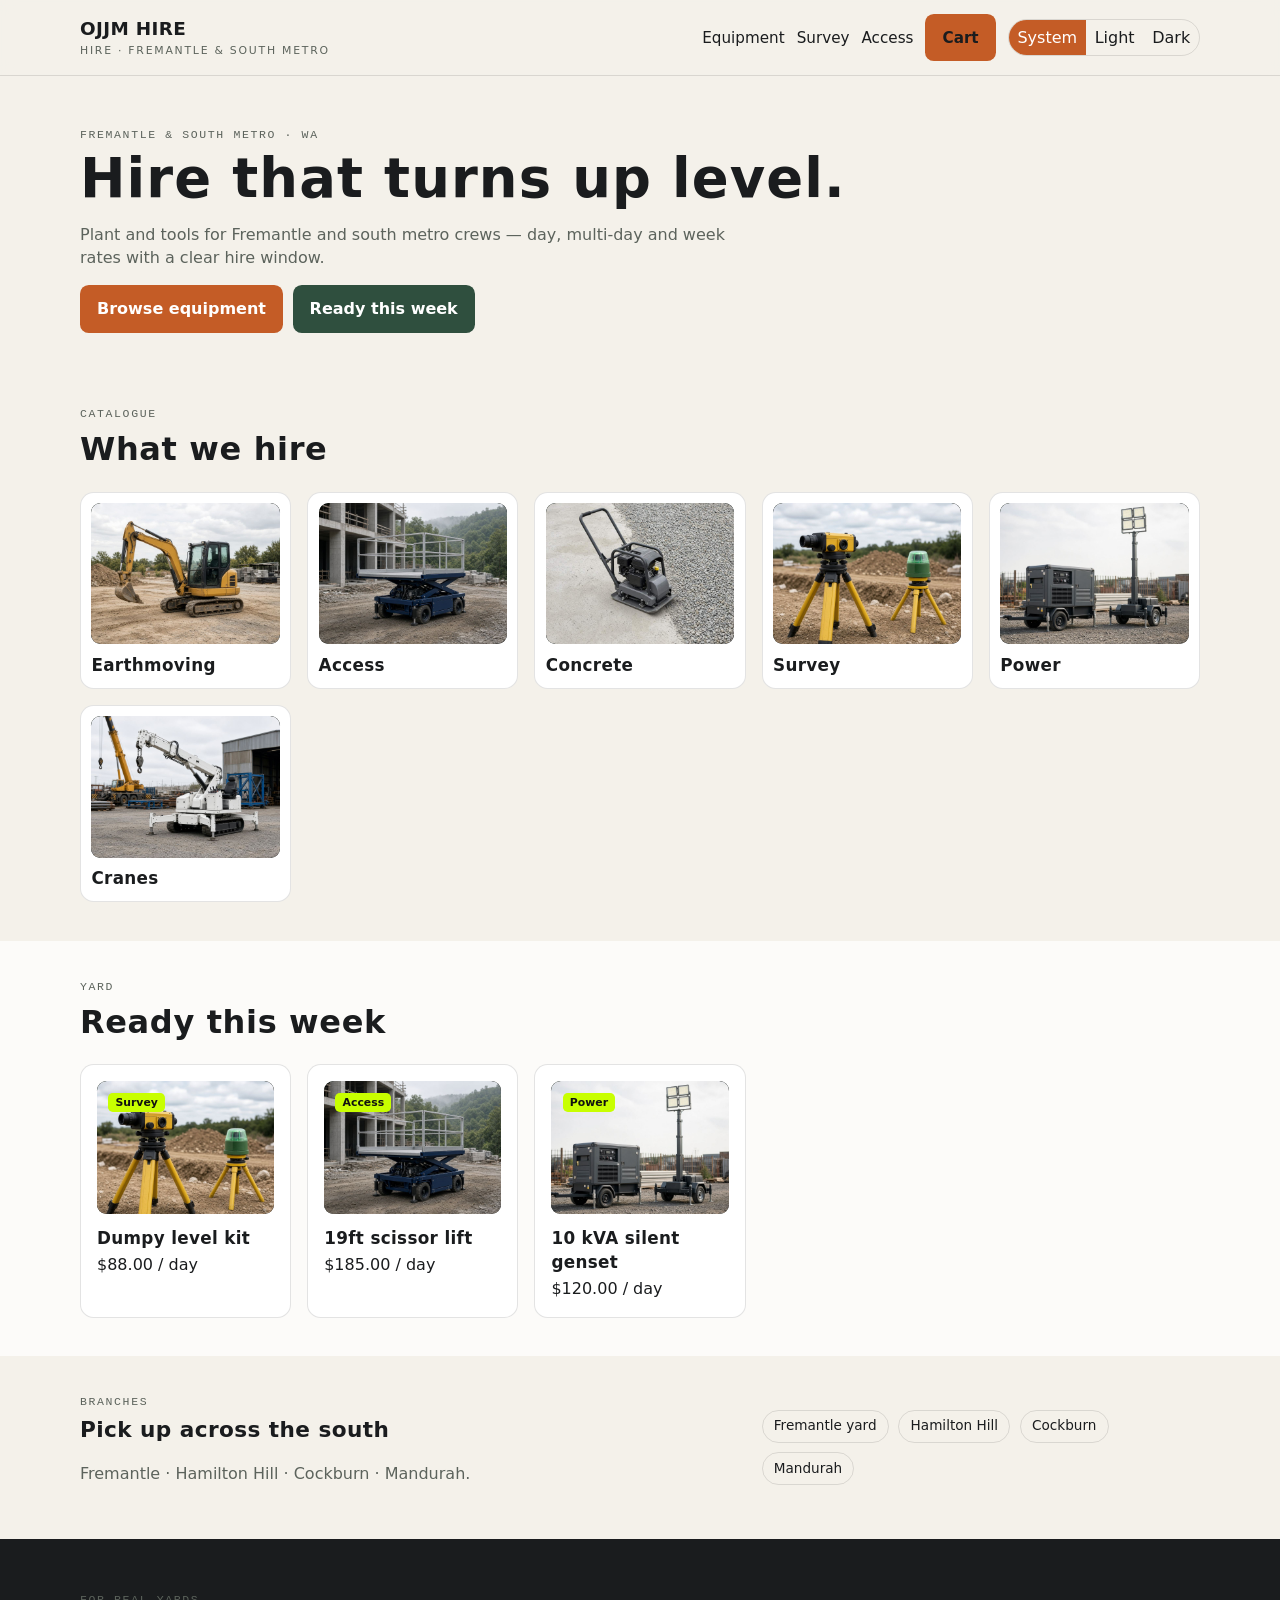
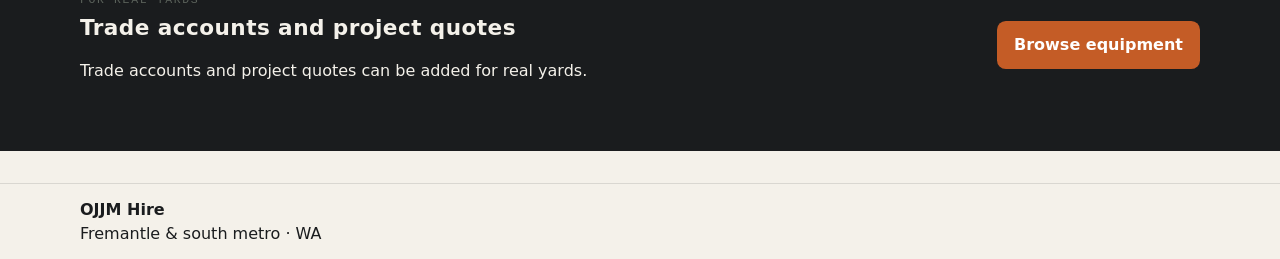
<file: index.html>
<!doctype html>
<html lang="en-AU" data-theme="system">
<head>
  <meta charset="utf-8">
  <meta name="viewport" content="width=device-width,initial-scale=1">
  <title>OJJM Hire – Hire that turns up level.</title>
  <meta name="description" content="Equipment hire: browse gear, pick a hire period and build your hire list.">
  <meta name="robots" content="noindex, nofollow">
  <link rel="stylesheet" href="css/theme.css">
  <style>:root{--ink:#1A1C1E;--panel:#F4F1EA;--copper:#C45C26;--moss:#2F4F3E;--hivis:#C8FF00}</style>
  <link rel="icon" href="favicon.svg" type="image/svg+xml">
</head>
<body>
  <div data-header></div>
  <main id="MainContent">
<section class="hero"><div class="wrap">
  <div class="eyebrow">FREMANTLE &amp; SOUTH METRO · WA</div>
  <h1 class="h1">Hire that turns up level.</h1>
  <p class="lede">Plant and tools for Fremantle and south metro crews — day, multi-day and week rates with a clear hire window.</p>
  <div class="hero-actions">
    <a class="btn btn-copper" href="equipment.html">Browse equipment</a>
    <a class="btn btn-moss" href="equipment.html?ready=1">Ready this week</a>
  </div>
</div></section>
<section class="section"><div class="wrap">
  <div class="section-head"><div class="eyebrow">Catalogue</div><h2 class="h2">What we hire</h2></div>
  <div class="cat-grid" data-cats></div>
</div></section>
<section class="section panel"><div class="wrap">
  <div class="section-head"><div class="eyebrow">Yard</div><h2 class="h2">Ready this week</h2></div>
  <div class="product-grid" data-ready></div>
</div></section>
<section class="section"><div class="wrap grid-2">
  <div><div class="eyebrow">Branches</div><h2 class="h2 sm">Pick up across the south</h2>
  <p class="lede">Fremantle · Hamilton Hill · Cockburn · Mandurah.</p></div>
  <div class="chip-row"><span class="chip">Fremantle yard</span><span class="chip">Hamilton Hill</span><span class="chip">Cockburn</span><span class="chip">Mandurah</span></div>
</div></section>
<section class="section ink"><div class="wrap trade-bar">
  <div><div class="eyebrow">For real yards</div><h2 class="h2 sm light">Trade accounts and project quotes</h2>
  <p class="lede light">Trade accounts and project quotes can be added for real yards.</p></div>
  <a class="btn btn-copper" href="equipment.html">Browse equipment</a>
</div></section>
</main>
  <div data-footer></div>
  <script type="module" src="js/home.js"></script>
</body>
</html>
</file>
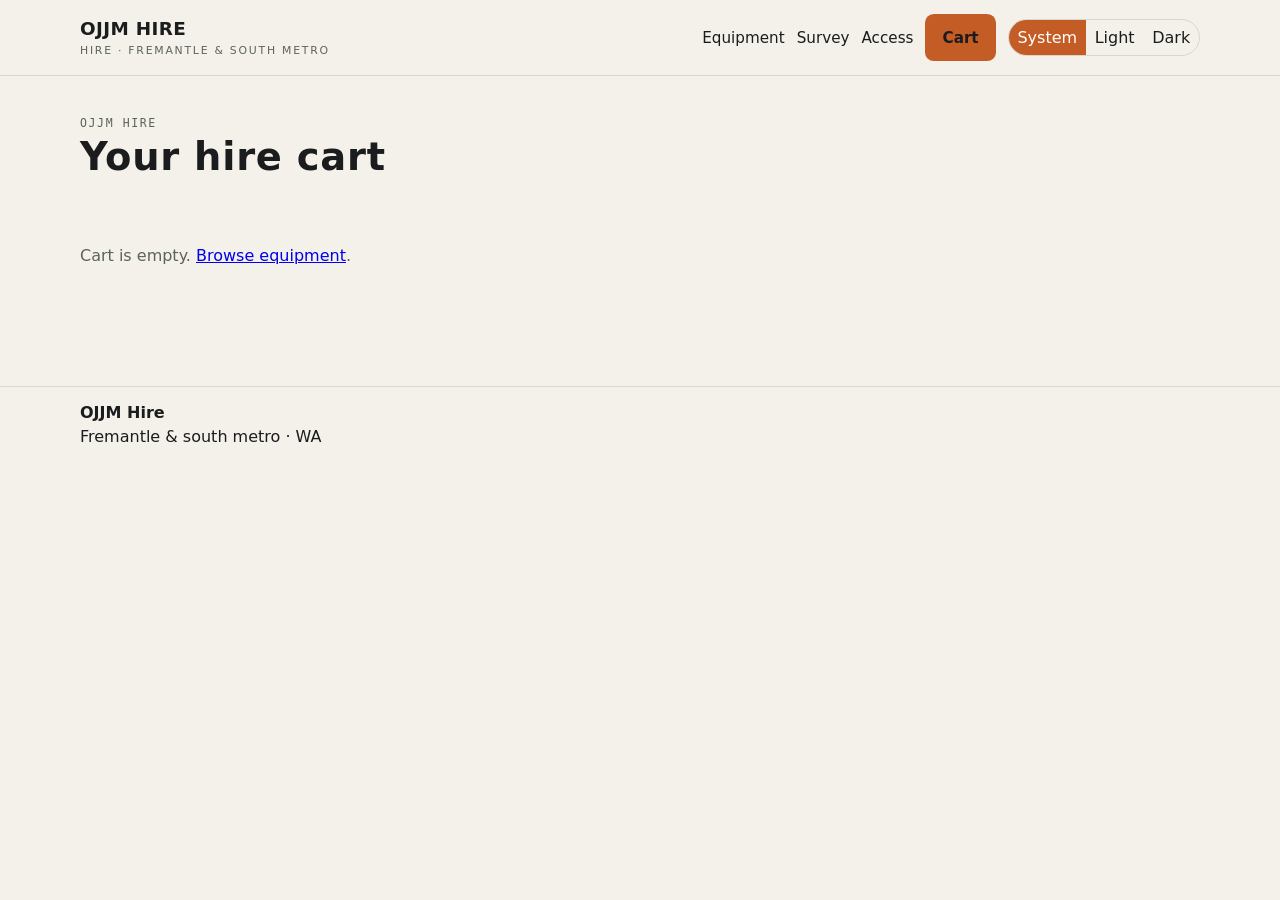
<file: cart.html>
<!doctype html>
<html lang="en-AU" data-theme="system">
<head>
  <meta charset="utf-8">
  <meta name="viewport" content="width=device-width,initial-scale=1">
  <title>Your hire cart – OJJM Hire</title>
  <meta name="description" content="Equipment hire: browse gear, pick a hire period and build your hire list.">
  <meta name="robots" content="noindex, nofollow">
  <link rel="stylesheet" href="css/theme.css">
  <style>:root{--ink:#1A1C1E;--panel:#F4F1EA;--copper:#C45C26;--moss:#2F4F3E;--hivis:#C8FF00}</style>
  <link rel="icon" href="favicon.svg" type="image/svg+xml">
</head>
<body>
  <div data-header></div>
  <main id="MainContent">
<section class="section"><div class="wrap">
  <div class="section-head">
    <div class="eyebrow">OJJM HIRE</div>
    <h1 class="h1 sm">Your hire cart</h1>
  </div>
  <div data-cart></div>
</div></section>
</main>
  <div data-footer></div>
  <script type="module" src="js/cart.js"></script>
</body>
</html>
</file>
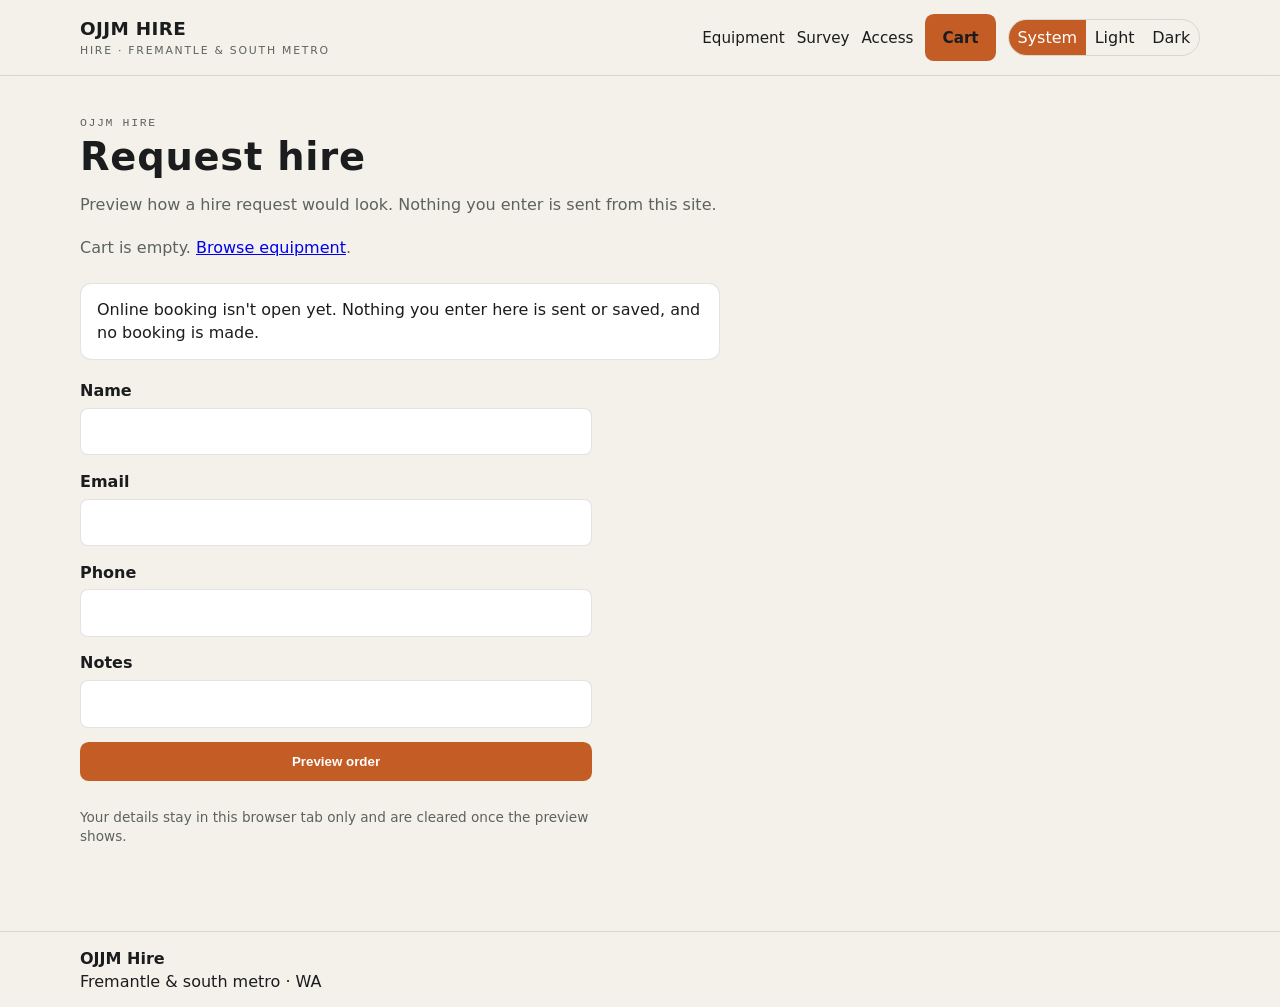
<file: checkout.html>
<!doctype html>
<html lang="en-AU" data-theme="system">
<head>
  <meta charset="utf-8">
  <meta name="viewport" content="width=device-width,initial-scale=1">
  <title>Request hire – OJJM Hire</title>
  <meta name="description" content="Equipment hire: browse gear, pick a hire period and build your hire list.">
  <meta name="robots" content="noindex, nofollow">
  <link rel="stylesheet" href="css/theme.css">
  <style>:root{--ink:#1A1C1E;--panel:#F4F1EA;--copper:#C45C26;--moss:#2F4F3E;--hivis:#C8FF00}</style>
  <link rel="icon" href="favicon.svg" type="image/svg+xml">
</head>
<body>
  <div data-header></div>
  <main id="MainContent">
<section class="section"><div class="wrap">
  <div class="section-head">
    <div class="eyebrow">OJJM HIRE</div>
    <h1 class="h1 sm">Request hire</h1>
    <p class="lede">Preview how a hire request would look. Nothing you enter is sent from this site.</p>
  </div>
  <div data-summary style="margin-bottom:1.5rem"></div>
  <div class="booking-notice">Online booking isn't open yet. Nothing you enter here is sent or saved, and no booking is made.</div>
  <form class="checkout-form" data-checkout-form>
    <label>Name <input name="name" required autocomplete="name"></label>
    <label>Email <input name="email" type="email" required autocomplete="email"></label>
    <label>Phone <input name="phone" type="tel" required autocomplete="tel"></label>
    <label>Notes <input name="notes" autocomplete="off"></label>
    <button class="btn btn-copper" type="submit">Preview order</button>
    <p class="privacy-line">Your details stay in this browser tab only and are cleared once the preview shows.</p>
  </form>
</div></section>
</main>
  <div data-footer></div>
  <script type="module" src="js/checkout.js"></script>
</body>
</html>
</file>
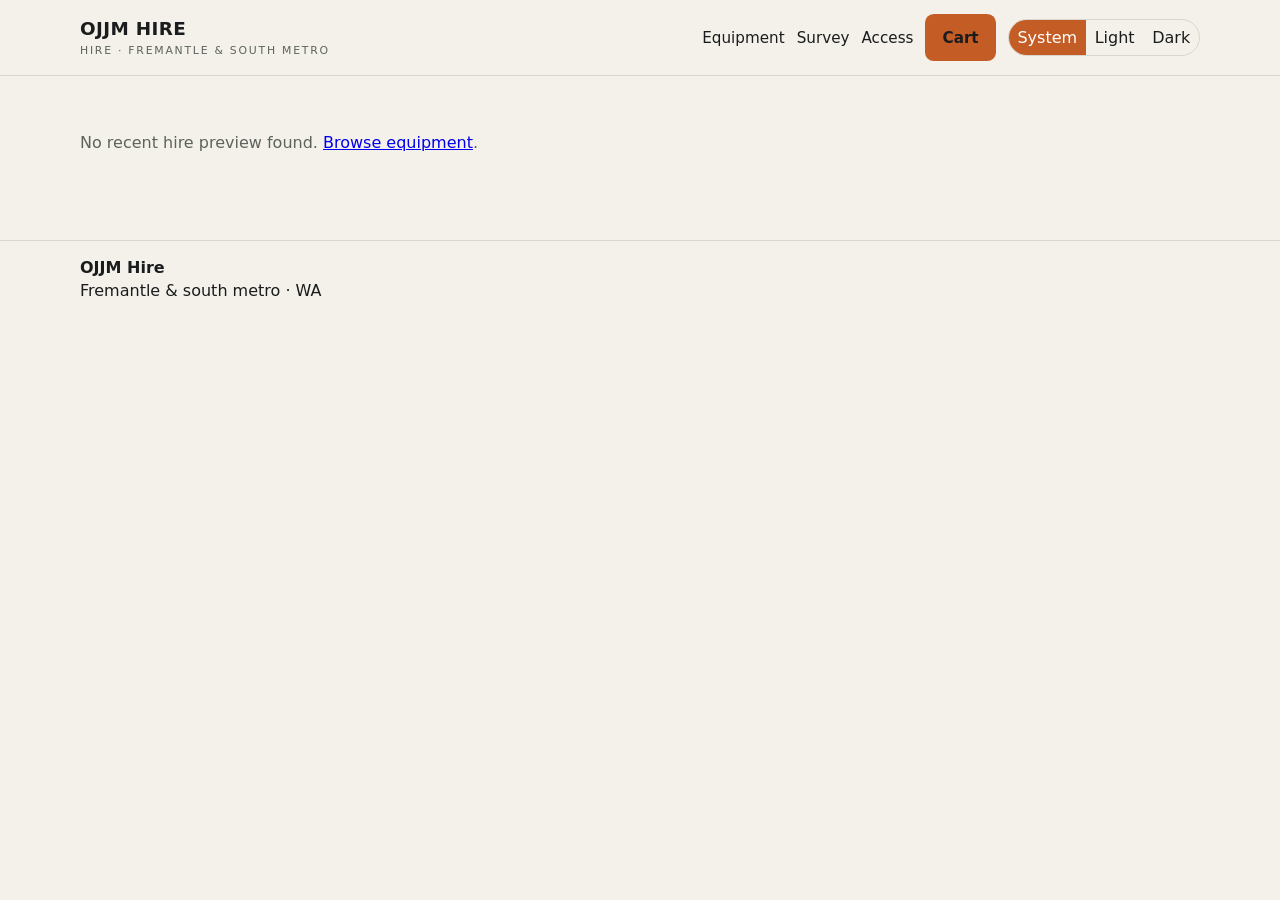
<file: confirmation.html>
<!doctype html>
<html lang="en-AU" data-theme="system">
<head>
  <meta charset="utf-8">
  <meta name="viewport" content="width=device-width,initial-scale=1">
  <title>Order preview – OJJM Hire</title>
  <meta name="description" content="Equipment hire: browse gear, pick a hire period and build your hire list.">
  <meta name="robots" content="noindex, nofollow">
  <link rel="stylesheet" href="css/theme.css">
  <style>:root{--ink:#1A1C1E;--panel:#F4F1EA;--copper:#C45C26;--moss:#2F4F3E;--hivis:#C8FF00}</style>
  <link rel="icon" href="favicon.svg" type="image/svg+xml">
</head>
<body>
  <div data-header></div>
  <main id="MainContent">
<section class="section"><div class="wrap" data-confirm>
  <p class="lede">Loading…</p>
</div></section>
</main>
  <div data-footer></div>
  <script type="module" src="js/confirmation.js"></script>
</body>
</html>
</file>
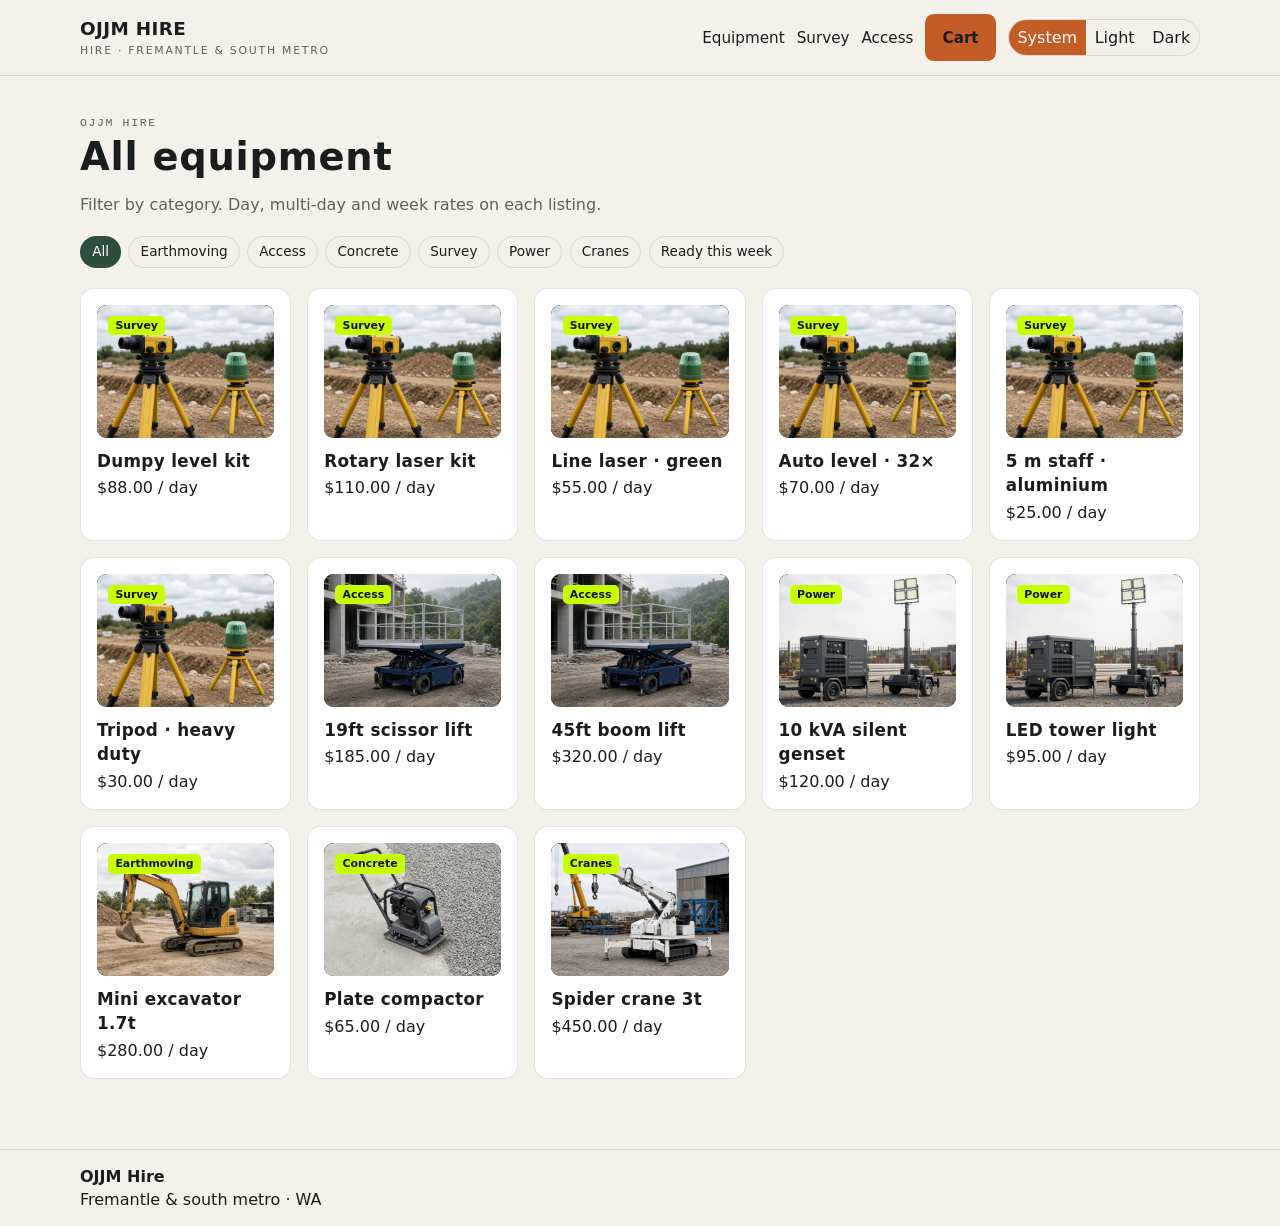
<file: equipment.html>
<!doctype html>
<html lang="en-AU" data-theme="system">
<head>
  <meta charset="utf-8">
  <meta name="viewport" content="width=device-width,initial-scale=1">
  <title>Equipment – OJJM Hire</title>
  <meta name="description" content="Equipment hire: browse gear, pick a hire period and build your hire list.">
  <meta name="robots" content="noindex, nofollow">
  <link rel="stylesheet" href="css/theme.css">
  <style>:root{--ink:#1A1C1E;--panel:#F4F1EA;--copper:#C45C26;--moss:#2F4F3E;--hivis:#C8FF00}</style>
  <link rel="icon" href="favicon.svg" type="image/svg+xml">
</head>
<body>
  <div data-header></div>
  <main id="MainContent">
<section class="section"><div class="wrap">
  <div class="section-head">
    <div class="eyebrow">OJJM HIRE</div>
    <h1 class="h1 sm" data-page-title>All equipment</h1>
    <p class="lede">Filter by category. Day, multi-day and week rates on each listing.</p>
  </div>
  <div class="filters" data-chips></div>
  <div class="product-grid" data-grid></div>
</div></section>
</main>
  <div data-footer></div>
  <script type="module" src="js/equipment.js"></script>
</body>
</html>
</file>
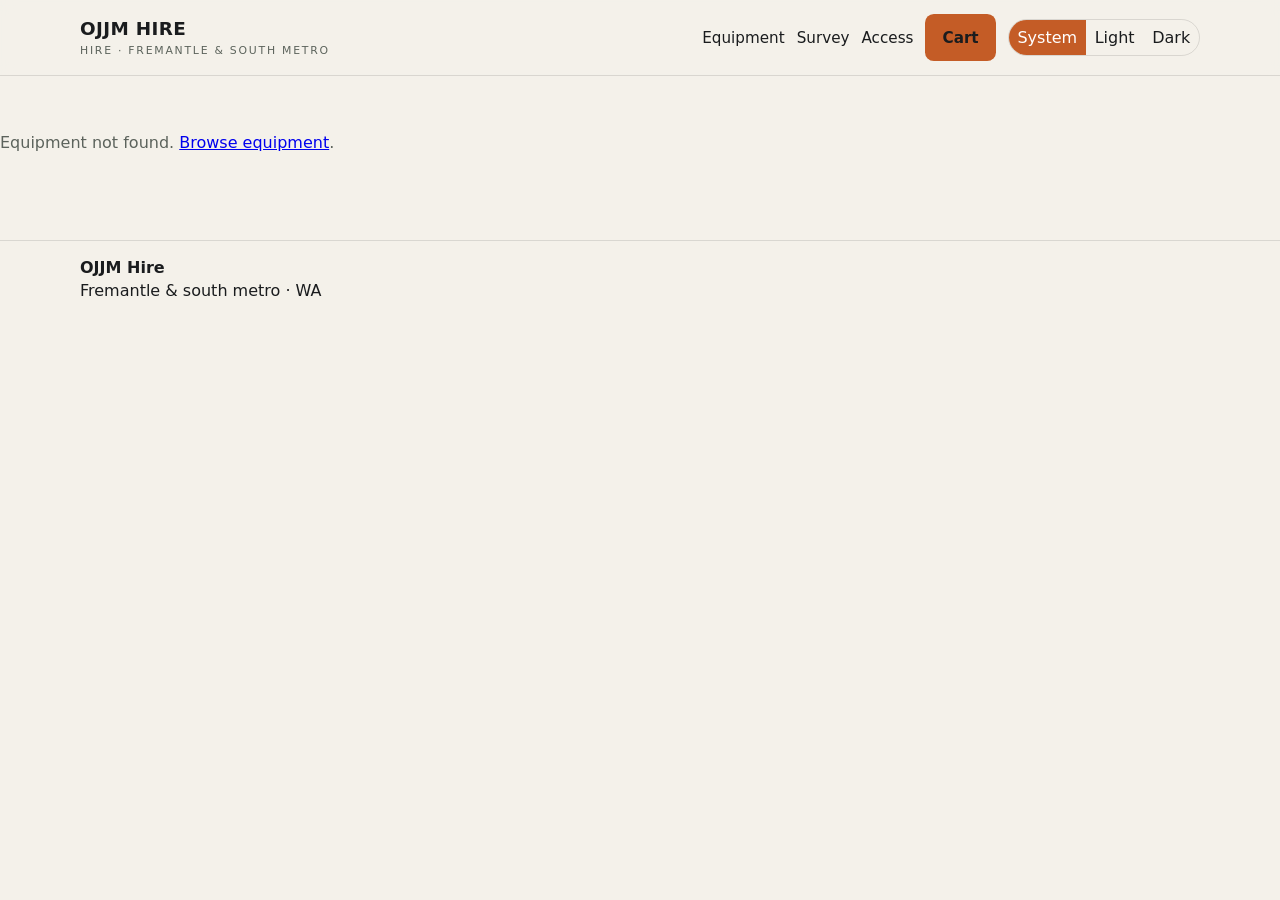
<file: product.html>
<!doctype html>
<html lang="en-AU" data-theme="system">
<head>
  <meta charset="utf-8">
  <meta name="viewport" content="width=device-width,initial-scale=1">
  <title>Equipment – OJJM Hire</title>
  <meta name="description" content="Equipment hire: browse gear, pick a hire period and build your hire list.">
  <meta name="robots" content="noindex, nofollow">
  <link rel="stylesheet" href="css/theme.css">
  <style>:root{--ink:#1A1C1E;--panel:#F4F1EA;--copper:#C45C26;--moss:#2F4F3E;--hivis:#C8FF00}</style>
  <link rel="icon" href="favicon.svg" type="image/svg+xml">
</head>
<body>
  <div data-header></div>
  <main id="MainContent">
<section class="section" data-product>
  <div class="wrap"><p class="lede">Loading…</p></div>
</section>
</main>
  <div data-footer></div>
  <script type="module" src="js/product.js"></script>
</body>
</html>
</file>
<file: css/theme.css>
*{box-sizing:border-box}
html{color-scheme:light dark}
[data-theme=light]{color-scheme:light}
[data-theme=dark]{color-scheme:dark}
:root,[data-theme=light]{--bg:var(--panel,#F4F1EA);--fg:var(--ink,#1A1C1E);--muted:#5c635c;--card:#fff;--line:rgba(26,28,30,.12)}
[data-theme=dark]{--bg:#121416;--fg:#F4F1EA;--muted:#a7aea6;--card:#1c1f22;--line:rgba(244,241,234,.12)}
@media(prefers-color-scheme:dark){html[data-theme=system]{--bg:#121416;--fg:#F4F1EA;--muted:#a7aea6;--card:#1c1f22;--line:rgba(244,241,234,.12)}}
@media(prefers-color-scheme:light){html[data-theme=system]{--bg:var(--panel,#F4F1EA);--fg:var(--ink,#1A1C1E);--muted:#5c635c;--card:#fff;--line:rgba(26,28,30,.12)}}
body{margin:0;font-family:"Source Sans 3",system-ui,sans-serif;background:var(--bg);color:var(--fg);line-height:1.45}
h1,h2,h3,.brand-mark,.h1,.h2{font-family:Archivo,system-ui,sans-serif;letter-spacing:.02em}
.wrap{width:min(1120px,calc(100% - 2rem));margin-inline:auto}
.site-header{border-bottom:1px solid var(--line);position:sticky;top:0;background:color-mix(in srgb,var(--bg) 92%,transparent);backdrop-filter:blur(8px);z-index:20}
.header-inner,.footer-inner,.trade-bar{display:flex;align-items:center;justify-content:space-between;gap:1rem;padding:.9rem 0;flex-wrap:wrap}
.brand{text-decoration:none;color:inherit}
.brand-mark{font-weight:700;font-size:1.15rem}
.brand-sub{font-size:.68rem;letter-spacing:.16em;color:var(--muted)}
.nav{display:flex;flex-wrap:wrap;gap:.75rem;align-items:center}
.nav a,.phone{color:inherit;text-decoration:none;font-size:.95rem}
.theme-toggle{display:inline-flex;border:1px solid var(--line);border-radius:999px;overflow:hidden}
.theme-toggle button{background:transparent;border:0;color:var(--fg);padding:.35rem .55rem;font:inherit;cursor:pointer}
.theme-toggle button[aria-pressed=true]{background:var(--copper,#C45C26);color:#fff}
.btn{display:inline-flex;align-items:center;justify-content:center;gap:.4rem;padding:.7rem 1rem;border-radius:.55rem;border:1px solid transparent;text-decoration:none;font-weight:600;cursor:pointer}
.btn-copper{background:var(--copper,#C45C26);color:#fff}
.btn-moss{background:var(--moss,#2F4F3E);color:#fff}
.btn-ghost{background:transparent;border-color:var(--line);color:var(--fg)}
.btn-block{width:100%}
.hero{padding:3.2rem 0 2.2rem}
.eyebrow{font-family:"IBM Plex Mono",ui-monospace,monospace;font-size:.72rem;letter-spacing:.14em;text-transform:uppercase;color:var(--muted)}
.h1{font-size:clamp(2rem,5vw,3.4rem);line-height:1.05;margin:.35rem 0 .8rem}
.h1.sm{font-size:clamp(1.6rem,3vw,2.4rem)}
.h2{font-size:clamp(1.4rem,3vw,2rem);margin:.2rem 0}
.h2.sm{font-size:1.35rem}
.h2.light,.lede.light{color:#F4F1EA}
.lede{max-width:42rem;color:var(--muted)}
.hero-actions,.chip-row,.variant-row{display:flex;flex-wrap:wrap;gap:.6rem}
.section{padding:2.4rem 0}
.section.panel{background:color-mix(in srgb,var(--card) 70%,var(--bg))}
.section.ink{background:var(--ink,#1A1C1E);color:#F4F1EA}
.section-head{margin-bottom:1.2rem}
.cat-grid,.product-grid{display:grid;grid-template-columns:repeat(auto-fill,minmax(180px,1fr));gap:1rem}
.cat-card,.product-card,.bond-card{background:var(--card);border:1px solid var(--line);border-radius:.85rem;padding:1rem;text-decoration:none;color:inherit}
.cat-card .code{display:inline-block;background:var(--copper,#C45C26);color:#fff;font-size:.7rem;padding:.2rem .4rem;border-radius:.3rem;margin-bottom:.5rem}
.thumb{aspect-ratio:4/3;border-radius:.6rem;background:linear-gradient(135deg,color-mix(in srgb,var(--moss,#2F4F3E) 35%,#000),color-mix(in srgb,var(--ink,#1A1C1E) 80%,#000));display:grid;place-items:center;position:relative;margin-bottom:.7rem}
.thumb.large{min-height:280px}
.thumb .tag{position:absolute;left:.7rem;top:.7rem;background:var(--hivis,#C8FF00);color:#111;font-size:.68rem;font-weight:700;padding:.2rem .45rem;border-radius:.3rem}
.thumb-title{color:#F4F1EA;font-family:Archivo,sans-serif;font-size:1.4rem;text-align:center;padding:1rem}
.chip{display:inline-flex;padding:.35rem .7rem;border-radius:999px;border:1px solid var(--line);text-decoration:none;color:inherit;font-size:.85rem}
.chip.is-active{background:var(--moss,#2F4F3E);color:#fff;border-color:transparent}
.filters{display:flex;flex-wrap:wrap;gap:.45rem;margin-bottom:1.2rem}
.product-layout{display:grid;grid-template-columns:1.1fr .9fr;gap:2rem}
.hire-form fieldset{border:1px solid var(--line);border-radius:.7rem;padding:.8rem;margin:1rem 0}
.variant-opt{display:flex;gap:.5rem;align-items:center;padding:.35rem .2rem}
.hire-date label{display:block;font-weight:600;margin-bottom:.35rem}
.hire-date input{width:100%;padding:.65rem;border-radius:.5rem;border:1px solid var(--line);background:var(--card);color:var(--fg)}
.hint,.meta{font-size:.85rem;color:var(--muted)}
.bond-card,.fulfill-note{margin-top:1rem}
.cart-lines{list-style:none;padding:0;margin:0}
.cart-line{display:flex;justify-content:space-between;gap:1rem;padding:1rem 0;border-bottom:1px solid var(--line)}
.cart-foot{display:flex;flex-wrap:wrap;gap:.6rem;align-items:center;margin-top:1rem}
.site-footer{border-top:1px solid var(--line);margin-top:2rem}
.visually-hidden{position:absolute!important;width:1px;height:1px;overflow:hidden;clip:rect(0 0 0 0)}
.grid-2{display:grid;grid-template-columns:1.2fr .8fr;gap:1.5rem;align-items:center}
@media(max-width:760px){.nav-toggle{display:inline-flex}.nav{display:none;width:100%}.nav.is-open{display:flex}.product-layout,.grid-2{grid-template-columns:1fr}}

.thumb{overflow:hidden}
.thumb-img{width:100%;height:100%;object-fit:cover;display:block;border-radius:.6rem}
.thumb.large .thumb-img{min-height:280px}
.tag{max-width:calc(100% - 1.4rem);white-space:normal;line-height:1.2;text-align:left}
.cat-card .code{text-transform:none;letter-spacing:0;font-weight:700}

/* extras */
.thumb-img{width:100%;height:100%;object-fit:cover;display:block;border-radius:.6rem;min-height:140px}
.thumb.large .thumb-img{min-height:280px}
.tag{position:absolute;left:.7rem;top:.7rem;z-index:1;background:var(--hivis,#C8FF00);color:#111;font-size:.68rem;font-weight:700;padding:.2rem .45rem;border-radius:.3rem;max-width:calc(100% - 1.4rem);white-space:normal;line-height:1.2}
.product-card .body h3{margin:.2rem 0;font-size:1.05rem}
.cart-empty{padding:2rem 0}
.checkout-form{max-width:32rem;display:grid;gap:.9rem}
.checkout-form label{display:grid;gap:.35rem;font-weight:600}
.checkout-form input{padding:.7rem;border-radius:.5rem;border:1px solid var(--line);background:var(--card);color:var(--fg);font:inherit}
.confirm-box{background:var(--card);border:1px solid var(--line);border-radius:.85rem;padding:1.5rem;max-width:36rem}
.date-hint{font-size:.85rem;color:var(--muted)}
.line-actions{display:flex;gap:.5rem;align-items:center}
.bond-line{opacity:.95}
.visually-hidden{position:absolute!important;width:1px;height:1px;overflow:hidden;clip:rect(0 0 0 0)}


.nav-toggle{
  display:none;
  align-items:center;
  justify-content:center;
  padding:.55rem .9rem;
  border-radius:.55rem;
  border:1px solid var(--line);
  background:var(--card);
  color:var(--fg);
  font:inherit;
  font-weight:600;
  cursor:pointer;
}
.nav-toggle:hover{border-color:var(--copper,#C45C26)}
.cat-card-photo{padding:.65rem}
.cat-card-photo .thumb{margin-bottom:.55rem}
.cat-card-photo .body h3{margin:0;font-size:1.05rem}
@media(max-width:760px){
  .nav-toggle{display:inline-flex}
}

.privacy-line{font-size:.85rem;color:var(--muted);margin-top:.75rem}
.booking-notice{background:var(--card);border:1px solid var(--line);border-radius:.7rem;padding:.9rem 1rem;margin-bottom:1.2rem;max-width:40rem}

.date-field{position:relative;display:flex;align-items:center}
.date-field input[type=date]{width:100%;padding:.7rem 2.6rem .7rem .75rem;border-radius:.5rem;border:1px solid var(--line);background:var(--card);color:var(--fg);font:inherit;color-scheme:inherit;min-height:2.75rem;cursor:pointer}
.date-field input[type=date]::-webkit-calendar-picker-indicator{opacity:0;position:absolute;inset:0;width:100%;height:100%;cursor:pointer}
.date-icon{position:absolute;right:.7rem;top:50%;transform:translateY(-50%);pointer-events:none;color:var(--muted);display:flex}
.date-readout{font-size:.9rem;color:var(--muted);margin:.4rem 0 0;min-height:1.2em}
.date-error{font-size:.9rem;color:var(--copper,#C45C26);margin:.35rem 0 0}
.date-error[hidden]{display:none}
</file>
